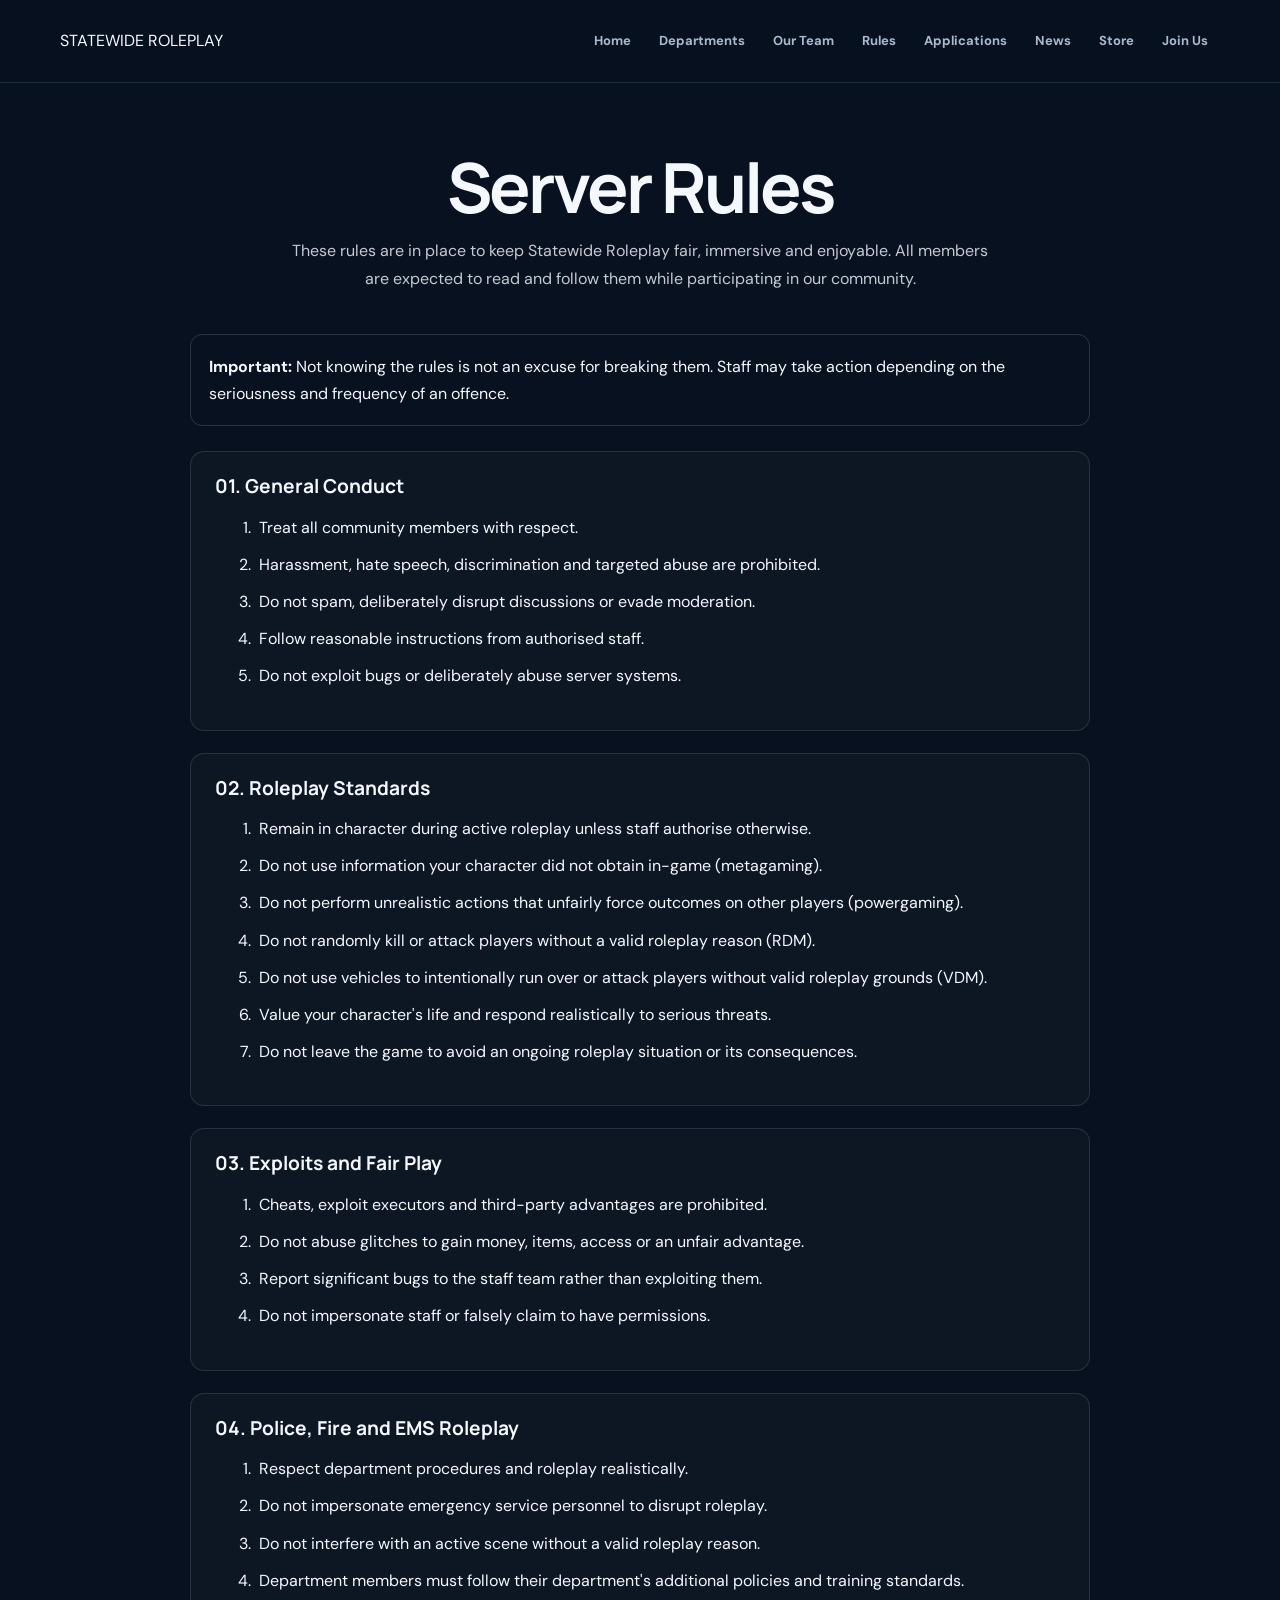
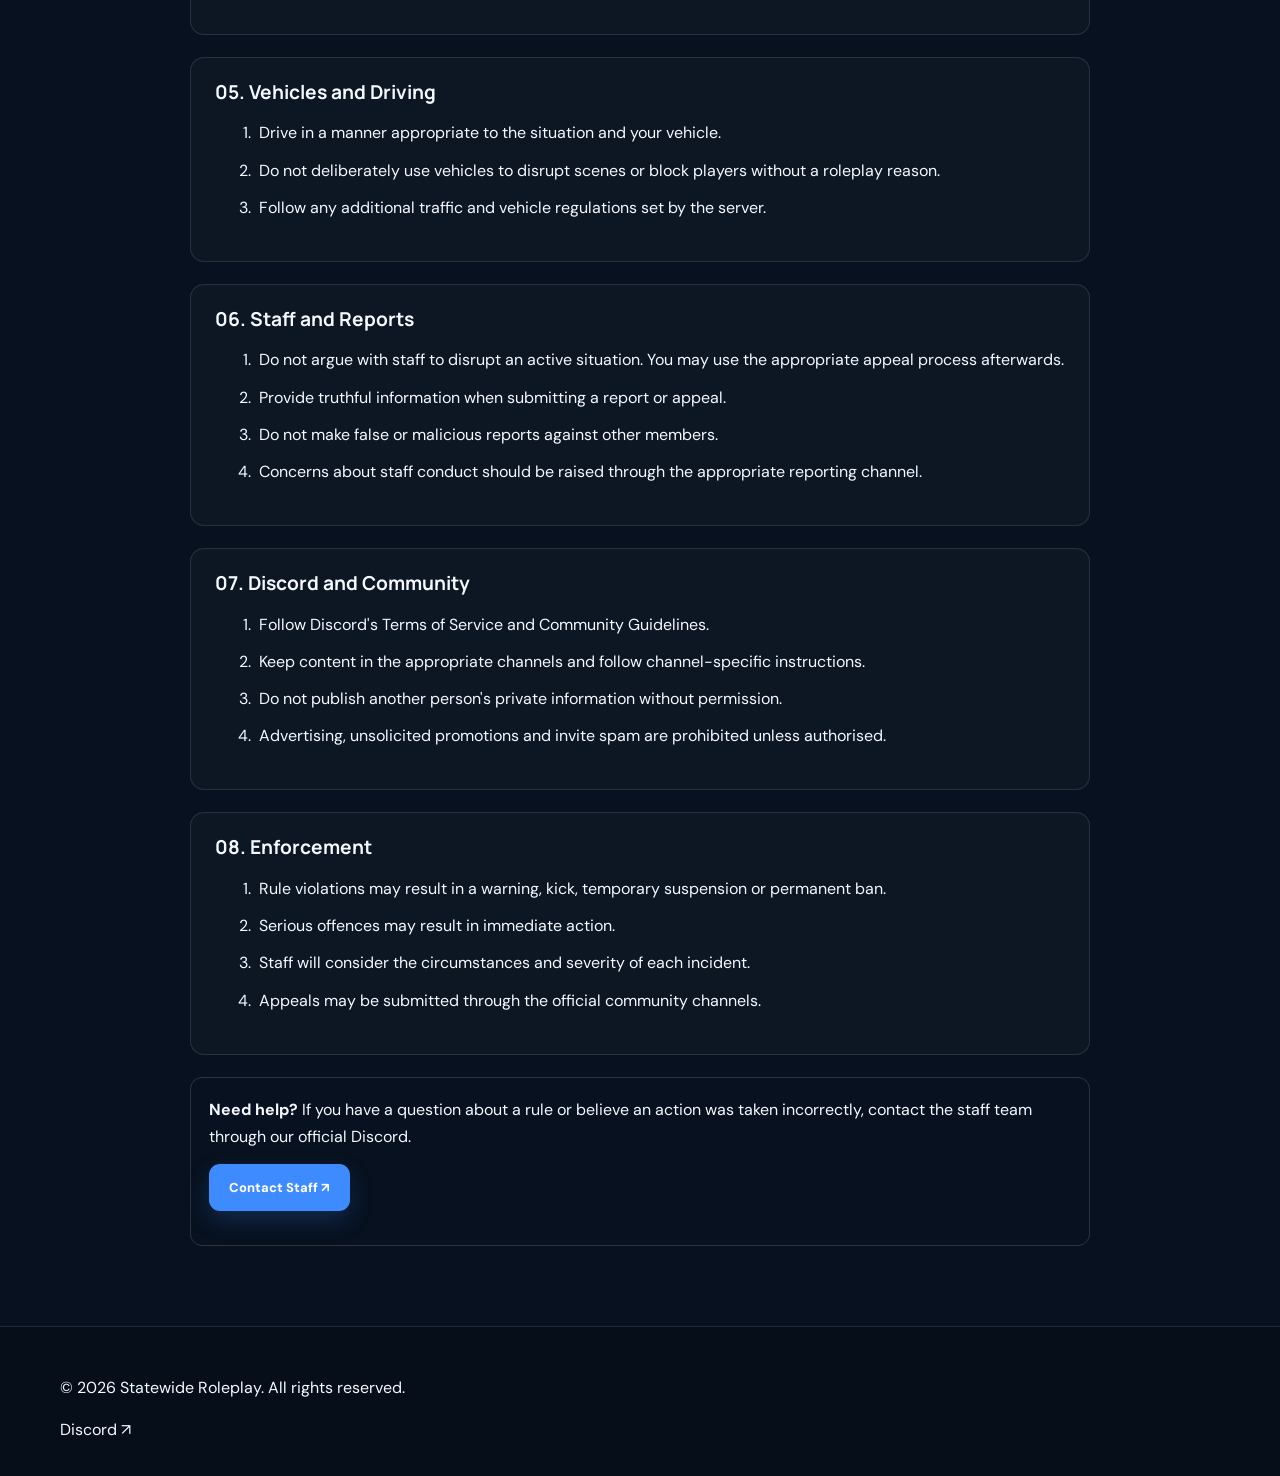
<file: rules.html>
<!DOCTYPE html>
<html lang="en">
<head>
    <meta charset="UTF-8">
    <meta name="viewport" content="width=device-width, initial-scale=1.0">
    <title>Server Rules | Statewide Roleplay</title>
    <link rel="stylesheet" href="assets/style.css">
    <style>
        .rules-hero {
            text-align: center;
            padding: 45px 20px 30px;
        }

        .rules-hero p {
            max-width: 700px;
            margin: 12px auto;
            line-height: 1.7;
            opacity: 0.8;
        }

        .rules-list {
            max-width: 900px;
            margin: 0 auto;
            padding-bottom: 55px;
        }

        .rule-section {
            margin-bottom: 22px;
            padding: 24px;
            border: 1px solid rgba(128,128,128,0.25);
            border-radius: 14px;
            background: rgba(128,128,128,0.05);
        }

        .rule-section h2 {
            font-size: 1.2rem;
            margin-bottom: 15px;
        }

        .rule-section li {
            line-height: 1.7;
            margin: 10px 0;
            padding-left: 4px;
        }

        .rules-warning {
            padding: 18px;
            margin-bottom: 25px;
            border: 1px solid rgba(128,128,128,0.3);
            border-radius: 12px;
            line-height: 1.7;
        }
    </style>
</head>
<body>

<header class="site-header">
    <div class="container header-inner">
        <a class="brand" href="index.html">STATEWIDE ROLEPLAY</a>
        <button class="menu-toggle" type="button"
                aria-expanded="false" aria-label="Open navigation">
            Menu ☰
        </button>
        <nav class="nav-links">
            <a href="index.html">Home</a>
            <a href="departments.html">Departments</a>
            <a href="team.html">Our Team</a>
            <a href="rules.html">Rules</a>
            <a href="applications.html">Applications</a>
            <a href="news.html">News</a>
            <a href="store.html">Store</a>
            <a href="join.html">Join Us</a>
        </nav>
    </div>
</header>

<main class="container">
    <section class="rules-hero">
        <h1>Server Rules</h1>
        <p>
            These rules are in place to keep Statewide Roleplay fair,
            immersive and enjoyable. All members are expected to read
            and follow them while participating in our community.
        </p>
    </section>

    <section class="rules-list">
        <div class="rules-warning">
            <strong>Important:</strong> Not knowing the rules is not
            an excuse for breaking them. Staff may take action depending
            on the seriousness and frequency of an offence.
        </div>

        <article class="rule-section">
            <h2>01. General Conduct</h2>
            <ol>
                <li>Treat all community members with respect.</li>
                <li>Harassment, hate speech, discrimination and targeted abuse are prohibited.</li>
                <li>Do not spam, deliberately disrupt discussions or evade moderation.</li>
                <li>Follow reasonable instructions from authorised staff.</li>
                <li>Do not exploit bugs or deliberately abuse server systems.</li>
            </ol>
        </article>

        <article class="rule-section">
            <h2>02. Roleplay Standards</h2>
            <ol>
                <li>Remain in character during active roleplay unless staff authorise otherwise.</li>
                <li>Do not use information your character did not obtain in-game (metagaming).</li>
                <li>Do not perform unrealistic actions that unfairly force outcomes on other players (powergaming).</li>
                <li>Do not randomly kill or attack players without a valid roleplay reason (RDM).</li>
                <li>Do not use vehicles to intentionally run over or attack players without valid roleplay grounds (VDM).</li>
                <li>Value your character's life and respond realistically to serious threats.</li>
                <li>Do not leave the game to avoid an ongoing roleplay situation or its consequences.</li>
            </ol>
        </article>

        <article class="rule-section">
            <h2>03. Exploits and Fair Play</h2>
            <ol>
                <li>Cheats, exploit executors and third-party advantages are prohibited.</li>
                <li>Do not abuse glitches to gain money, items, access or an unfair advantage.</li>
                <li>Report significant bugs to the staff team rather than exploiting them.</li>
                <li>Do not impersonate staff or falsely claim to have permissions.</li>
            </ol>
        </article>

        <article class="rule-section">
            <h2>04. Police, Fire and EMS Roleplay</h2>
            <ol>
                <li>Respect department procedures and roleplay realistically.</li>
                <li>Do not impersonate emergency service personnel to disrupt roleplay.</li>
                <li>Do not interfere with an active scene without a valid roleplay reason.</li>
                <li>Department members must follow their department's additional policies and training standards.</li>
            </ol>
        </article>

        <article class="rule-section">
            <h2>05. Vehicles and Driving</h2>
            <ol>
                <li>Drive in a manner appropriate to the situation and your vehicle.</li>
                <li>Do not deliberately use vehicles to disrupt scenes or block players without a roleplay reason.</li>
                <li>Follow any additional traffic and vehicle regulations set by the server.</li>
            </ol>
        </article>

        <article class="rule-section">
            <h2>06. Staff and Reports</h2>
            <ol>
                <li>Do not argue with staff to disrupt an active situation. You may use the appropriate appeal process afterwards.</li>
                <li>Provide truthful information when submitting a report or appeal.</li>
                <li>Do not make false or malicious reports against other members.</li>
                <li>Concerns about staff conduct should be raised through the appropriate reporting channel.</li>
            </ol>
        </article>

        <article class="rule-section">
            <h2>07. Discord and Community</h2>
            <ol>
                <li>Follow Discord's Terms of Service and Community Guidelines.</li>
                <li>Keep content in the appropriate channels and follow channel-specific instructions.</li>
                <li>Do not publish another person's private information without permission.</li>
                <li>Advertising, unsolicited promotions and invite spam are prohibited unless authorised.</li>
            </ol>
        </article>

        <article class="rule-section">
            <h2>08. Enforcement</h2>
            <ol>
                <li>Rule violations may result in a warning, kick, temporary suspension or permanent ban.</li>
                <li>Serious offences may result in immediate action.</li>
                <li>Staff will consider the circumstances and severity of each incident.</li>
                <li>Appeals may be submitted through the official community channels.</li>
            </ol>
        </article>

        <div class="rules-warning">
            <strong>Need help?</strong> If you have a question about a rule
            or believe an action was taken incorrectly, contact the staff
            team through our official Discord.
            <p style="margin-top: 14px;">
                <a class="btn btn-primary"
                   href="https://discord.gg/euyWGqaeHQ"
                   target="_blank" rel="noopener noreferrer">
                    Contact Staff ↗
                </a>
            </p>
        </div>
    </section>
</main>

<footer class="site-footer">
    <div class="container">
        <p>© <span data-year></span> Statewide Roleplay. All rights reserved.</p>
        <a href="https://discord.gg/euyWGqaeHQ"
           target="_blank" rel="noopener noreferrer">Discord ↗</a>
    </div>
</footer>

<script src="assets/site.js"></script>
</body>
</html>
</file>
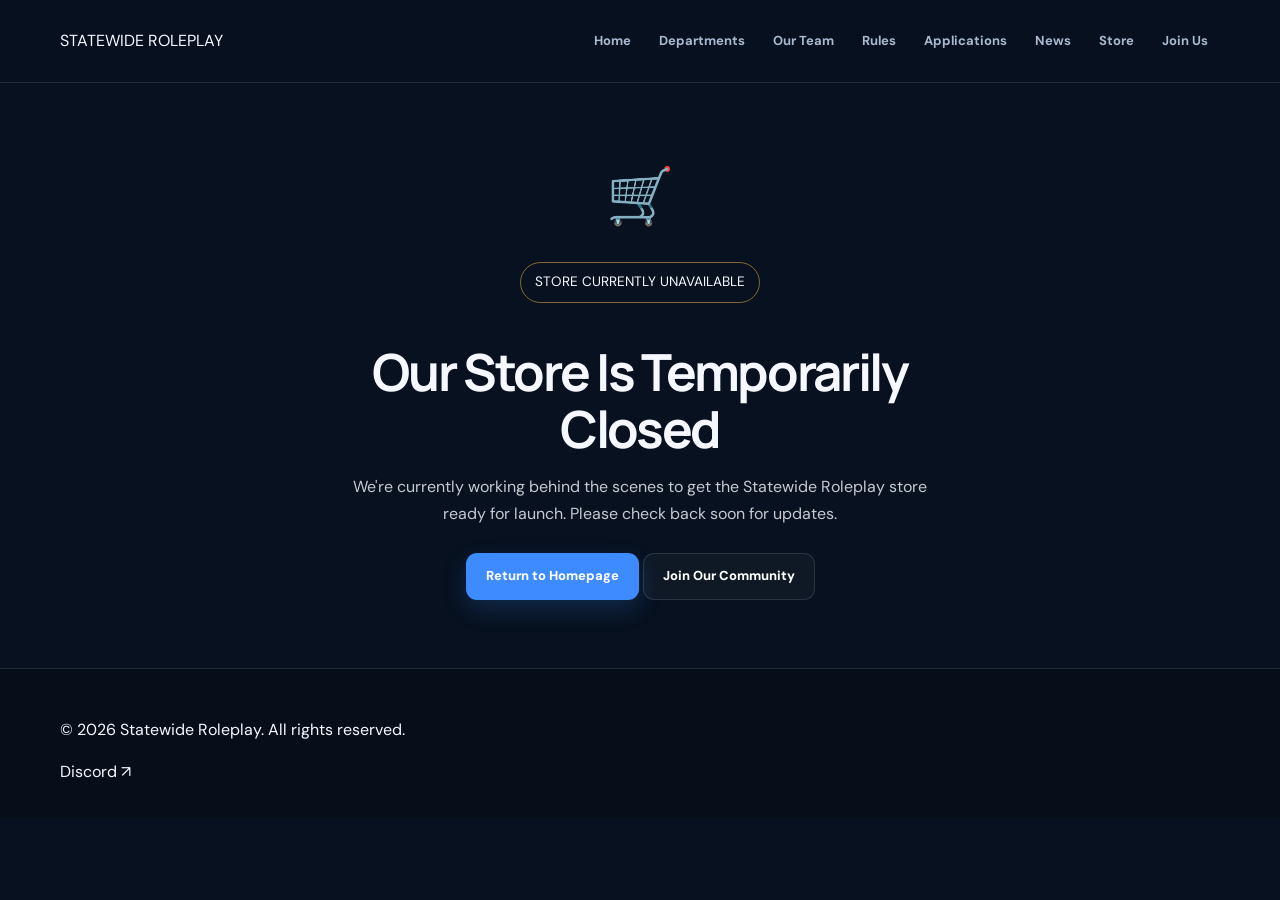
<file: store.html>
<!DOCTYPE html>
<html lang="en">
<head>
    <meta charset="UTF-8">
    <meta name="viewport" content="width=device-width, initial-scale=1.0">
    <title>Store Unavailable | Statewide Roleplay</title>
    <link rel="stylesheet" href="assets/style.css">
    <style>
        .store-unavailable {
            min-height: 65vh;
            display: flex;
            align-items: center;
            justify-content: center;
            text-align: center;
            padding: 40px 20px;
        }

        .unavailable-content {
            max-width: 600px;
            margin: auto;
        }

        .store-icon {
            font-size: 55px;
            margin-bottom: 20px;
        }

        .unavailable-content h1 {
            font-size: clamp(2rem, 5vw, 3.2rem);
            margin-bottom: 15px;
        }

        .unavailable-content p {
            line-height: 1.7;
            opacity: 0.8;
            margin-bottom: 25px;
        }

        .status-label {
            display: inline-block;
            padding: 8px 14px;
            border: 1px solid rgba(255, 190, 80, 0.5);
            border-radius: 30px;
            margin-bottom: 20px;
            font-size: 0.85rem;
        }
    </style>
</head>
<body>

<header class="site-header">
    <div class="container header-inner">
        <a class="brand" href="index.html">STATEWIDE ROLEPLAY</a>

        <button class="menu-toggle" type="button"
                aria-expanded="false" aria-label="Open navigation">
            Menu ☰
        </button>

        <nav class="nav-links">
            <a href="index.html">Home</a>
            <a href="departments.html">Departments</a>
            <a href="team.html">Our Team</a>
            <a href="rules.html">Rules</a>
            <a href="applications.html">Applications</a>
            <a href="news.html">News</a>
            <a href="store.html">Store</a>
            <a href="join.html">Join Us</a>
        </nav>
    </div>
</header>

<main class="store-unavailable">
    <div class="unavailable-content">
        <div class="store-icon">🛒</div>

        <div class="status-label">
            STORE CURRENTLY UNAVAILABLE
        </div>

        <h1>Our Store Is Temporarily Closed</h1>

        <p>
            We're currently working behind the scenes to get the
            Statewide Roleplay store ready for launch.
            Please check back soon for updates.
        </p>

        <a class="btn btn-primary" href="index.html">
            Return to Homepage
        </a>
        <a class="btn btn-secondary" href="join.html">
            Join Our Community
        </a>
    </div>
</main>

<footer class="site-footer">
    <div class="container">
        <p>© <span data-year></span> Statewide Roleplay. All rights reserved.</p>
        <a href="https://discord.gg/euyWGqaeHQ"
           target="_blank" rel="noopener noreferrer">Discord ↗</a>
    </div>
</footer>

<script src="assets/site.js"></script>
</body>
</html>
</file>
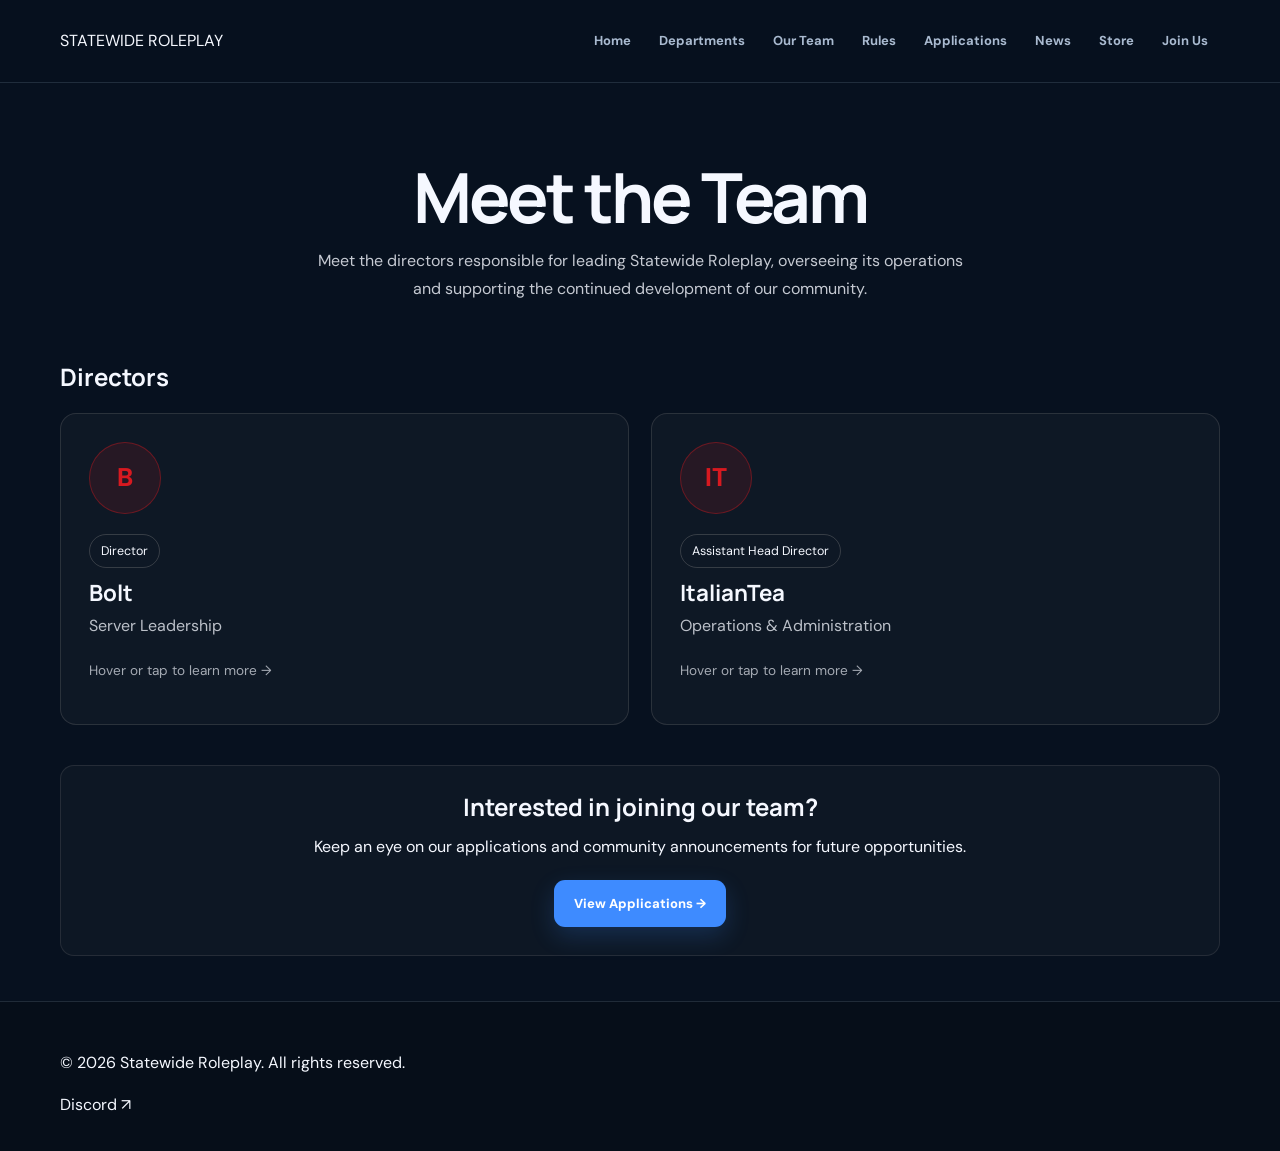
<file: team.html>
<!DOCTYPE html>
<html lang="en-GB">
<head>
    <meta charset="UTF-8">
    <meta name="viewport" content="width=device-width, initial-scale=1.0">
    <title>Meet the Directors | Statewide Roleplay</title>
    <link rel="stylesheet" href="assets/style.css">

    <style>
        .team-hero {
            text-align: center;
            padding: 55px 20px 35px;
        }

        .team-hero p {
            max-width: 650px;
            margin: 12px auto;
            line-height: 1.7;
            opacity: 0.8;
        }

        .team-heading {
            margin: 15px 0 22px;
            font-size: 1.5rem;
        }

        .team-grid {
            display: grid;
            grid-template-columns: repeat(auto-fit, minmax(250px, 1fr));
            gap: 22px;
            padding-bottom: 40px;
        }

        .director-card {
            position: relative;
            min-height: 290px;
            padding: 28px;
            overflow: hidden;
            border: 1px solid rgba(128,128,128,0.25);
            border-radius: 16px;
            background: rgba(128,128,128,0.06);
            transition: transform 0.25s ease, border-color 0.25s ease;
            cursor: pointer;
            outline-offset: 4px;
        }

        .director-card:hover,
        .director-card:focus-visible,
        .director-card.is-open {
            transform: translateY(-4px);
            border-color: #d71920;
        }

        .director-top {
            transition: opacity 0.2s ease;
        }

        .director-avatar {
            width: 72px;
            height: 72px;
            display: flex;
            align-items: center;
            justify-content: center;
            border-radius: 50%;
            margin-bottom: 20px;
            background: rgba(215,25,32,0.12);
            border: 1px solid rgba(215,25,32,0.4);
            color: #d71920;
            font-size: 1.6rem;
            font-weight: 800;
        }

        .director-badge {
            display: inline-block;
            padding: 6px 11px;
            border: 1px solid rgba(128,128,128,0.35);
            border-radius: 20px;
            font-size: 0.78rem;
            margin-bottom: 12px;
        }

        .director-card h3 {
            margin: 0 0 8px;
            font-size: 1.4rem;
        }

        .director-role {
            opacity: 0.75;
            margin: 0 0 18px;
        }

        .hover-hint {
            font-size: 0.85rem;
            opacity: 0.65;
            margin-top: 20px;
        }

        .director-info {
            position: absolute;
            inset: 0;
            padding: 28px;
            display: flex;
            flex-direction: column;
            justify-content: center;
            background: var(--card-bg, #111827);
            opacity: 0;
            visibility: hidden;
            transform: translateY(10px);
            transition: opacity 0.25s ease, transform 0.25s ease,
                        visibility 0.25s ease;
        }

        .director-card:hover .director-info,
        .director-card:focus-visible .director-info,
        .director-card.is-open .director-info {
            opacity: 1;
            visibility: visible;
            transform: translateY(0);
        }

        .director-info h3 {
            margin-bottom: 12px;
        }

        .director-info p {
            line-height: 1.75;
            opacity: 0.88;
            margin: 0;
        }

        .team-note {
            text-align: center;
            padding: 28px 20px;
            margin-bottom: 45px;
            border: 1px solid rgba(128,128,128,0.2);
            border-radius: 14px;
            background: rgba(128,128,128,0.05);
        }

        .team-note p {
            line-height: 1.7;
            margin: 12px 0 20px;
        }

        @media (prefers-reduced-motion: reduce) {
            .director-card,
            .director-info {
                transition: none;
            }
        }
    </style>
</head>
<body>

<header class="site-header">
    <div class="container header-inner">
        <a class="brand" href="index.html">STATEWIDE ROLEPLAY</a>

        <button class="menu-toggle" type="button"
                aria-expanded="false" aria-label="Open navigation">
            Menu ☰
        </button>

        <nav class="nav-links">
            <a href="index.html">Home</a>
            <a href="departments.html">Departments</a>
            <a href="team.html">Our Team</a>
            <a href="rules.html">Rules</a>
            <a href="applications.html">Applications</a>
            <a href="news.html">News</a>
            <a href="store.html">Store</a>
            <a href="join.html">Join Us</a>
        </nav>
    </div>
</header>

<main class="container">
    <section class="team-hero">
        <h1>Meet the Team</h1>
        <p>
            Meet the directors responsible for leading Statewide Roleplay,
            overseeing its operations and supporting the continued development
            of our community.
        </p>
    </section>

    <section aria-labelledby="directors-heading">
        <h2 class="team-heading" id="directors-heading">Directors</h2>

        <div class="team-grid">

            <article class="director-card" tabindex="0"
                     role="button" aria-expanded="false"
                     aria-label="Bolt, Director. Reveal responsibilities.">

                <div class="director-top">
                    <div class="director-avatar" aria-hidden="true">B</div>
                    <span class="director-badge">Director</span>
                    <h3>Bolt</h3>
                    <p class="director-role">Server Leadership</p>
                    <p class="hover-hint">Hover or tap to learn more →</p>
                </div>

                <div class="director-info">
                    <span class="director-badge">Director</span>
                    <h3>About Bolt</h3>
                    <p>
                        Bolt oversees the overall operations and strategic
                        direction of Statewide Roleplay, ensuring that all
                        areas of the server run effectively. The Director
                        leads key decisions, coordinates server-wide
                        development and works to maintain the standards
                        and long-term success of the community.
                    </p>
                </div>
            </article>

            <article class="director-card" tabindex="0"
                     role="button" aria-expanded="false"
                     aria-label="ItalianTea, Assistant Head Director. Reveal responsibilities.">

                <div class="director-top">
                    <div class="director-avatar" aria-hidden="true">IT</div>
                    <span class="director-badge">Assistant Head Director</span>
                    <h3>ItalianTea</h3>
                    <p class="director-role">Operations & Administration</p>
                    <p class="hover-hint">Hover or tap to learn more →</p>
                </div>

                <div class="director-info">
                    <span class="director-badge">Assistant Head Director</span>
                    <h3>About ItalianTea</h3>
                    <p>
                        ItalianTea supports the Head Director in overseeing
                        the wider operations of Statewide Roleplay, helping
                        coordinate management and ensure the server runs
                        smoothly. They are also responsible for managing
                        the configuration and operational setup of SWRP
                        Administration, supporting consistent and effective
                        server management.
                    </p>
                </div>
            </article>

        </div>
    </section>

    <section class="team-note">
        <h2>Interested in joining our team?</h2>
        <p>
            Keep an eye on our applications and community announcements
            for future opportunities.
        </p>
        <a class="btn btn-primary" href="applications.html">
            View Applications →
        </a>
    </section>
</main>

<footer class="site-footer">
    <div class="container">
        <p>© <span data-year></span> Statewide Roleplay. All rights reserved.</p>
        <a href="https://discord.gg/euyWGqaeHQ"
           target="_blank" rel="noopener noreferrer">Discord ↗</a>
    </div>
</footer>

<script src="assets/site.js"></script>

<script>
    document.querySelectorAll(".director-card").forEach(function(card) {
        card.addEventListener("click", function(event) {
            if (event.target.closest("a")) return;

            const isOpen = card.classList.toggle("is-open");
            card.setAttribute("aria-expanded", String(isOpen));
        });

        card.addEventListener("keydown", function(event) {
            if (event.key === "Enter" || event.key === " ") {
                event.preventDefault();
                const isOpen = card.classList.toggle("is-open");
                card.setAttribute("aria-expanded", String(isOpen));
            }

            if (event.key === "Escape") {
                card.classList.remove("is-open");
                card.setAttribute("aria-expanded", "false");
            }
        });
    });
</script>

</body>
</html>
</file>
<file: assets/style.css>
@import url('https://fonts.googleapis.com/css2?family=DM+Sans:wght@400;500;600;700&family=Manrope:wght@400;500;600;700;800&display=swap');

:root {
  --bg: #07111f;
  --bg-soft: #0b192b;
  --panel: #10223a;
  --panel-2: #142b47;
  --line: rgba(179, 204, 236, .15);
  --text: #f5f8ff;
  --muted: #a9bad0;
  --blue: #3e8bff;
  --blue-bright: #69a7ff;
  --cyan: #70d6ff;
  --radius: 18px;
  --shadow: 0 20px 55px rgba(0, 0, 0, .25);
}
* { box-sizing: border-box; }
html { scroll-behavior: smooth; }
body {
  margin: 0;
  background: var(--bg);
  color: var(--text);
  font-family: "DM Sans", sans-serif;
  line-height: 1.65;
}
a { color: inherit; text-decoration: none; }
button, input, select, textarea { font: inherit; }
img { max-width: 100%; display: block; }
.container { width: min(1160px, calc(100% - 40px)); margin: 0 auto; }
.site-header {
  position: sticky; top: 0; z-index: 50;
  background: rgba(7, 17, 31, .9);
  backdrop-filter: blur(16px);
  border-bottom: 1px solid var(--line);
}
.header-inner { min-height: 82px; display: flex; align-items: center; justify-content: space-between; gap: 24px; }
.brand { display: inline-flex; align-items: center; gap: 12px; min-width: 0; }
.brand img { width: 49px; height: 49px; object-fit: contain; flex-shrink: 0; }
.brand-copy { display: grid; line-height: 1.1; }
.brand-name { font: 800 22px/1.1 Manrope, sans-serif; letter-spacing: .06em; }
.brand-subtitle { margin-top: 5px; color: var(--muted); font-size: 9px; font-weight: 700; letter-spacing: .19em; }
.nav-links { display: flex; align-items: center; gap: 4px; }
.nav-links a { padding: 10px 12px; color: var(--muted); font-size: 13px; font-weight: 700; border-radius: 10px; transition: .2s ease; }
.nav-links a:hover, .nav-links a.active { color: white; background: rgba(105, 167, 255, .12); }
.nav-links .nav-cta { margin-left: 6px; color: white; background: var(--blue); padding-inline: 17px; }
.nav-links .nav-cta:hover { background: var(--blue-bright); }
.menu-toggle { display: none; color: white; border: 1px solid var(--line); background: var(--panel); padding: 9px 12px; border-radius: 10px; cursor: pointer; }
.hero {
  position: relative; overflow: hidden; padding: 100px 0 92px;
  background:
    radial-gradient(ellipse at 80% 15%, rgba(62,139,255,.22), transparent 38%),
    radial-gradient(ellipse at 10% 90%, rgba(112,214,255,.10), transparent 35%),
    linear-gradient(145deg, #07111f 5%, #0b1c32 60%, #0a1728);
}
.hero:after { content: ""; position: absolute; inset: 0; pointer-events: none; opacity: .18; background-image: linear-gradient(rgba(255,255,255,.035) 1px, transparent 1px), linear-gradient(90deg, rgba(255,255,255,.035) 1px, transparent 1px); background-size: 42px 42px; mask-image: linear-gradient(to bottom, black, transparent 88%); }
.hero-inner { position: relative; z-index: 1; display: grid; grid-template-columns: 1.15fr .85fr; align-items: center; gap: 55px; }
.eyebrow { display: inline-flex; align-items: center; gap: 9px; color: var(--cyan); font-size: 11px; font-weight: 800; text-transform: uppercase; letter-spacing: .2em; }
.eyebrow:before { content: ""; width: 24px; height: 2px; background: var(--cyan); }
h1, h2, h3 { font-family: Manrope, sans-serif; line-height: 1.12; margin: 0; }
h1 { margin-top: 20px; font-size: clamp(42px, 5.4vw, 70px); letter-spacing: -.045em; }
h1 span { color: var(--blue-bright); }
.hero p { max-width: 620px; color: var(--muted); font-size: 17px; margin: 22px 0 30px; }
.hero-art { min-height: 330px; border: 1px solid rgba(145,190,255,.22); border-radius: 28px; background: linear-gradient(150deg, rgba(62,139,255,.17), rgba(10,24,42,.7)), radial-gradient(circle at 50% 25%, rgba(112,214,255,.2), transparent 52%); box-shadow: var(--shadow); padding: 30px; display: flex; flex-direction: column; justify-content: space-between; position: relative; overflow: hidden; }
.hero-art:before { content: "SWRP"; position: absolute; right: -18px; bottom: 16px; font: 800 clamp(72px, 9vw, 128px)/1 Manrope,sans-serif; color: rgba(255,255,255,.045); letter-spacing: -.08em; }
.hero-art-top { display: flex; align-items: center; gap: 18px; }
.hero-art-top img { width: 88px; height: 88px; object-fit: contain; filter: drop-shadow(0 10px 22px rgba(0,0,0,.3)); }
.hero-art-top strong { font: 800 24px Manrope,sans-serif; display: block; }
.hero-art-top small { color: var(--muted); text-transform: uppercase; letter-spacing: .17em; font-size: 10px; }
.status-line { display: flex; align-items: center; gap: 10px; color: #d8e6fa; font-size: 13px; }
.status-dot { width: 8px; height: 8px; border-radius: 50%; background: #69e5a0; box-shadow: 0 0 14px rgba(105,229,160,.6); }
.art-bottom { position: relative; z-index: 1; }
.art-bottom p { margin: 0 0 8px; font-size: 12px; color: var(--muted); }
.art-bottom strong { font: 700 21px Manrope,sans-serif; }
.button-row { display: flex; flex-wrap: wrap; gap: 12px; }
.btn { display: inline-flex; align-items: center; justify-content: center; gap: 9px; min-height: 47px; padding: 0 19px; border: 1px solid transparent; border-radius: 11px; font-weight: 800; font-size: 13px; transition: transform .2s ease, background .2s ease, border-color .2s ease; cursor: pointer; }
.btn:hover { transform: translateY(-2px); }
.btn-primary { background: var(--blue); color: white; box-shadow: 0 9px 24px rgba(62,139,255,.2); }
.btn-primary:hover { background: var(--blue-bright); }
.btn-secondary { background: rgba(255,255,255,.035); border-color: var(--line); color: white; }
.btn-secondary:hover { background: rgba(255,255,255,.08); }
.section { padding: 78px 0; }
.section-soft { background: #091727; border-top: 1px solid rgba(255,255,255,.025); border-bottom: 1px solid rgba(255,255,255,.025); }
.section-heading { display: flex; justify-content: space-between; align-items: end; gap: 24px; margin-bottom: 28px; }
.section-heading h2 { font-size: clamp(28px, 3.2vw, 40px); letter-spacing: -.035em; margin-top: 10px; }
.section-heading p { max-width: 470px; margin: 0; color: var(--muted); font-size: 14px; }
.grid { display: grid; gap: 17px; }
.grid-3 { grid-template-columns: repeat(3, minmax(0, 1fr)); }
.grid-2 { grid-template-columns: repeat(2, minmax(0, 1fr)); }
.card { border: 1px solid var(--line); border-radius: var(--radius); padding: 25px; background: linear-gradient(145deg, rgba(17,37,61,.9), rgba(11,26,44,.92)); box-shadow: 0 12px 30px rgba(0,0,0,.08); }
.card-icon { width: 45px; height: 45px; display: grid; place-items: center; border-radius: 13px; margin-bottom: 20px; background: rgba(62,139,255,.14); color: var(--cyan); font-size: 21px; }
.card h3 { font-size: 19px; margin-bottom: 10px; }
.card p { color: var(--muted); font-size: 14px; margin: 0 0 18px; }
.text-link { display: inline-flex; gap: 8px; align-items: center; color: var(--blue-bright); font-size: 13px; font-weight: 800; }
.page-hero { padding: 65px 0 48px; background: radial-gradient(ellipse at 80% 0%, rgba(62,139,255,.16), transparent 40%), #091727; border-bottom: 1px solid var(--line); }
.page-hero h1 { font-size: clamp(38px, 4.8vw, 56px); margin-top: 13px; }
.page-hero p { max-width: 690px; color: var(--muted); margin: 17px 0 0; }
.pill { display: inline-flex; align-items: center; border: 1px solid rgba(105,167,255,.24); border-radius: 999px; padding: 6px 10px; color: #b9d6ff; background: rgba(62,139,255,.08); font-size: 10px; font-weight: 800; letter-spacing: .12em; text-transform: uppercase; }
.list-clean { list-style: none; padding: 0; margin: 0; }
.list-clean li { padding: 13px 0; border-bottom: 1px solid var(--line); color: var(--muted); }
.list-clean li:last-child { border-bottom: 0; }
.list-clean li strong { color: var(--text); }
.notice { border: 1px solid rgba(112,214,255,.22); background: rgba(62,139,255,.07); padding: 18px 20px; border-radius: 14px; color: #c5d8ef; font-size: 13px; }
.stats { display: grid; grid-template-columns: repeat(3,1fr); gap: 12px; margin-top: 26px; }
.stat { border: 1px solid var(--line); border-radius: 14px; padding: 17px; background: rgba(255,255,255,.025); }
.stat strong { display: block; font: 800 22px Manrope,sans-serif; }
.stat span { color: var(--muted); font-size: 11px; }
.rule-number { color: var(--blue-bright); font: 800 14px Manrope,sans-serif; margin-bottom: 12px; letter-spacing: .1em; }
.form-card { max-width: 760px; }
.form-grid { display: grid; grid-template-columns: 1fr 1fr; gap: 16px; }
.field { display: grid; gap: 7px; }
.field.full { grid-column: 1 / -1; }
.field label { color: #d7e3f4; font-size: 12px; font-weight: 800; }
.field input, .field select, .field textarea { width: 100%; padding: 12px 13px; border: 1px solid var(--line); border-radius: 10px; background: #081524; color: white; outline: none; }
.field input:focus, .field select:focus, .field textarea:focus { border-color: var(--blue); }
.field textarea { min-height: 115px; resize: vertical; }
.small-note { color: var(--muted); font-size: 12px; }
.cta-panel { display: flex; align-items: center; justify-content: space-between; gap: 24px; padding: 34px; border: 1px solid rgba(105,167,255,.22); border-radius: 22px; background: radial-gradient(ellipse at 85% 0%, rgba(62,139,255,.2), transparent 45%), var(--bg-soft); }
.cta-panel h2 { font-size: clamp(24px, 3vw, 34px); margin-bottom: 9px; }
.cta-panel p { color: var(--muted); margin: 0; max-width: 600px; font-size: 14px; }
.site-footer { border-top: 1px solid var(--line); padding: 32px 0; background: #060e19; }
.footer-inner { display: flex; justify-content: space-between; align-items: center; gap: 24px; }
.footer-copy { color: var(--muted); font-size: 12px; }
.footer-links { display: flex; flex-wrap: wrap; gap: 16px; color: var(--muted); font-size: 12px; }
.footer-links a:hover { color: white; }
.empty-state { text-align: center; padding: 32px; border: 1px dashed var(--line); border-radius: 16px; color: var(--muted); }
@media (max-width: 980px) {
  .header-inner { min-height: 74px; }
  .menu-toggle { display: inline-flex; }
  .nav-links { display: none; position: absolute; top: 74px; left: 0; right: 0; padding: 12px 20px 20px; flex-direction: column; align-items: stretch; background: rgba(7,17,31,.98); border-bottom: 1px solid var(--line); }
  .nav-links.open { display: flex; }
  .nav-links a { padding: 12px 14px; }
  .nav-links .nav-cta { margin: 5px 0 0; text-align: center; }
  .hero-inner { grid-template-columns: 1fr; gap: 36px; }
  .hero { padding: 72px 0; }
  .hero-art { min-height: 260px; }
}
@media (max-width: 700px) {
  .container { width: min(100% - 30px, 1160px); }
  .section { padding: 56px 0; }
  .grid-3, .grid-2 { grid-template-columns: 1fr; }
  .section-heading { display: block; }
  .section-heading p { margin-top: 12px; }
  .stats { grid-template-columns: 1fr; }
  .cta-panel { align-items: flex-start; flex-direction: column; padding: 25px; }
  .footer-inner { align-items: flex-start; flex-direction: column; }
  .form-grid { grid-template-columns: 1fr; }
  .field.full { grid-column: auto; }
  .brand img { width: 42px; height: 42px; }
  .brand-name { font-size: 19px; }
  .brand-subtitle { font-size: 8px; }
}
</file>
